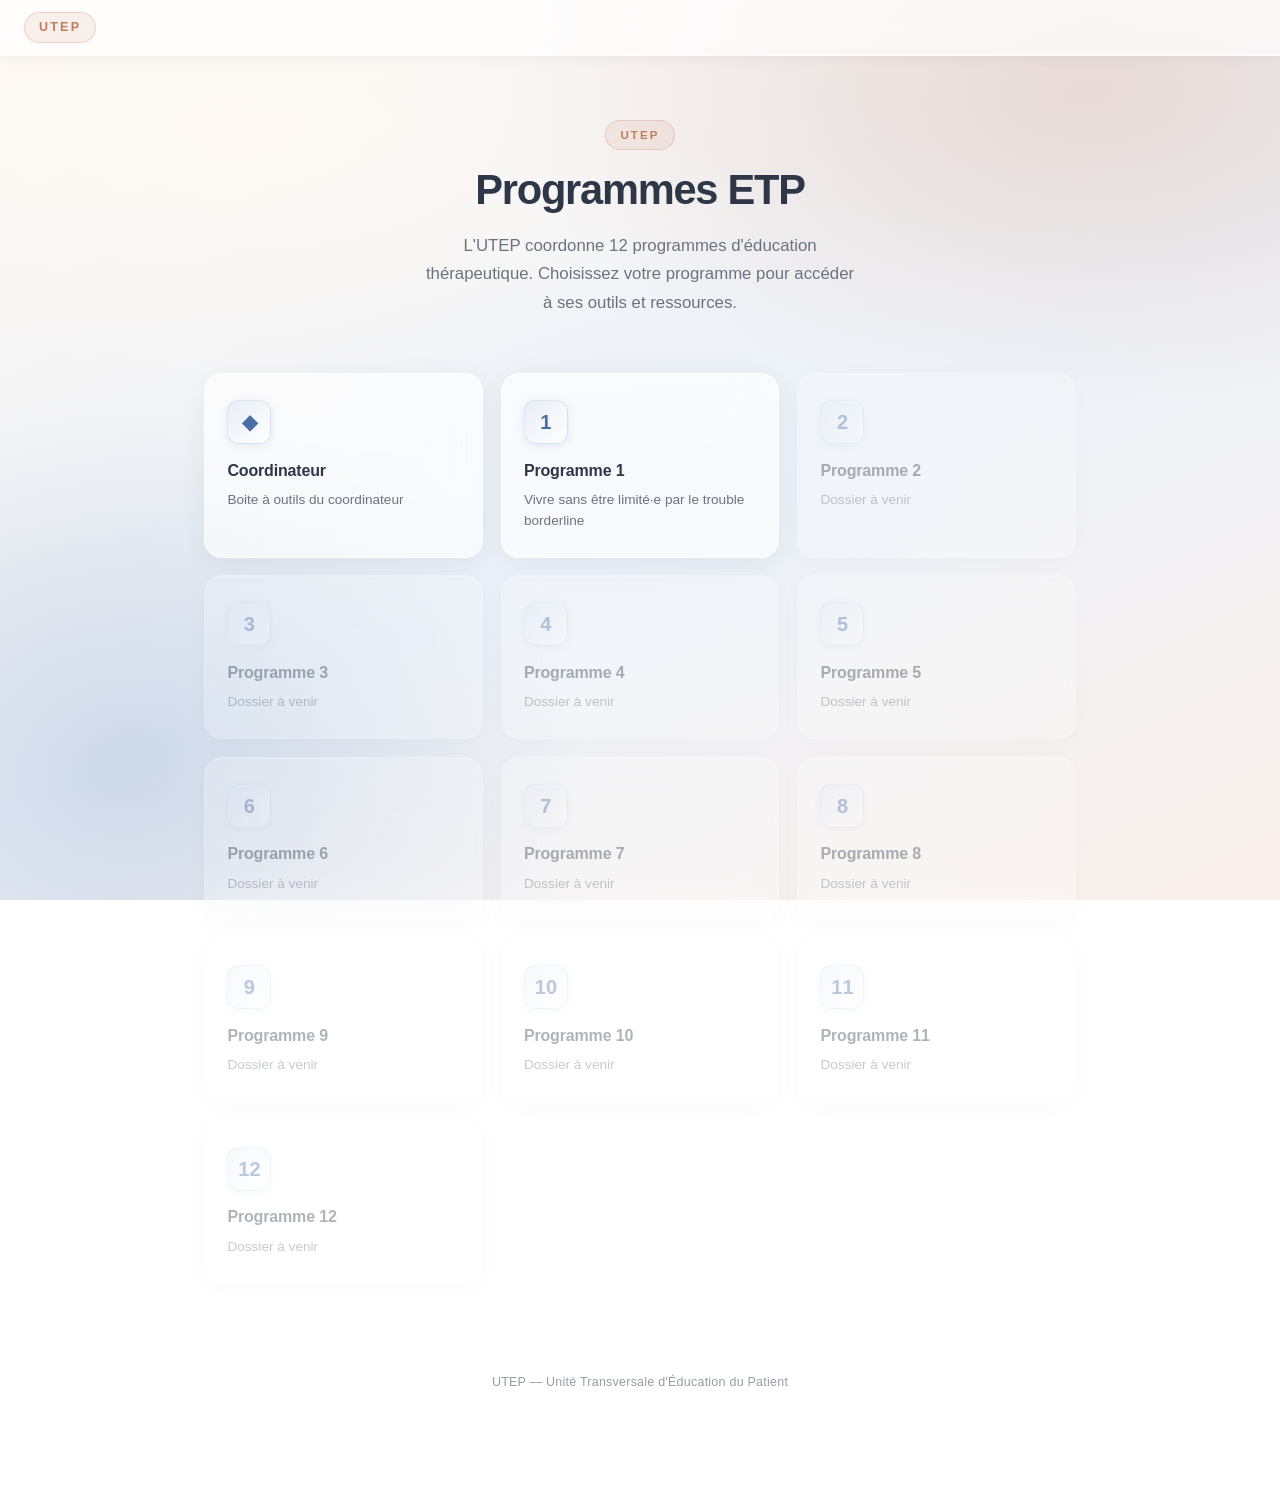
<file: index.html>
<!DOCTYPE html>
<html lang="fr">
<head>
<meta charset="UTF-8">
<meta name="viewport" content="width=device-width, initial-scale=1.0">
<title>Programmes ETP — UTEP</title>
<link rel="stylesheet" href="style.css">
  <link rel="stylesheet" href="navbar.css">
</head>
<body>
  <nav class="site-nav">
    <span class="nav-logo">UTEP</span>
    <div class="nav-actions"></div>
  </nav>
  <div class="container">

    <header>
      <p class="eyebrow">UTEP</p>
      <h1>Programmes ETP</h1>
      <p class="intro">L'UTEP coordonne 12 programmes d'éducation thérapeutique. Choisissez votre programme pour accéder à ses outils et ressources.</p>
    </header>

    <div class="grid">

      <a href="coordinateur.html" class="card">
        <div class="icon">◆</div>
        <h2>Coordinateur</h2>
        <p>Boite à outils du coordinateur</p>
      </a>

      <a href="programme-1.html" class="card">
        <div class="icon">1</div>
        <h2>Programme 1</h2>
        <p>Vivre sans être limité·e par le trouble borderline</p>
      </a>

      <a href="#" class="card disabled">
        <div class="icon">2</div>
        <h2>Programme 2</h2>
        <p>Dossier à venir</p>
      </a>

      <a href="#" class="card disabled">
        <div class="icon">3</div>
        <h2>Programme 3</h2>
        <p>Dossier à venir</p>
      </a>

      <a href="#" class="card disabled">
        <div class="icon">4</div>
        <h2>Programme 4</h2>
        <p>Dossier à venir</p>
      </a>

      <a href="#" class="card disabled">
        <div class="icon">5</div>
        <h2>Programme 5</h2>
        <p>Dossier à venir</p>
      </a>

      <a href="#" class="card disabled">
        <div class="icon">6</div>
        <h2>Programme 6</h2>
        <p>Dossier à venir</p>
      </a>

      <a href="#" class="card disabled">
        <div class="icon">7</div>
        <h2>Programme 7</h2>
        <p>Dossier à venir</p>
      </a>

      <a href="#" class="card disabled">
        <div class="icon">8</div>
        <h2>Programme 8</h2>
        <p>Dossier à venir</p>
      </a>

      <a href="#" class="card disabled">
        <div class="icon">9</div>
        <h2>Programme 9</h2>
        <p>Dossier à venir</p>
      </a>

      <a href="#" class="card disabled">
        <div class="icon">10</div>
        <h2>Programme 10</h2>
        <p>Dossier à venir</p>
      </a>

      <a href="#" class="card disabled">
        <div class="icon">11</div>
        <h2>Programme 11</h2>
        <p>Dossier à venir</p>
      </a>

      <a href="#" class="card disabled">
        <div class="icon">12</div>
        <h2>Programme 12</h2>
        <p>Dossier à venir</p>
      </a>

    </div>

    <footer>
      <p>UTEP — Unité Transversale d'Éducation du Patient</p>
    </footer>

  </div>
</body>
</html>
</file>
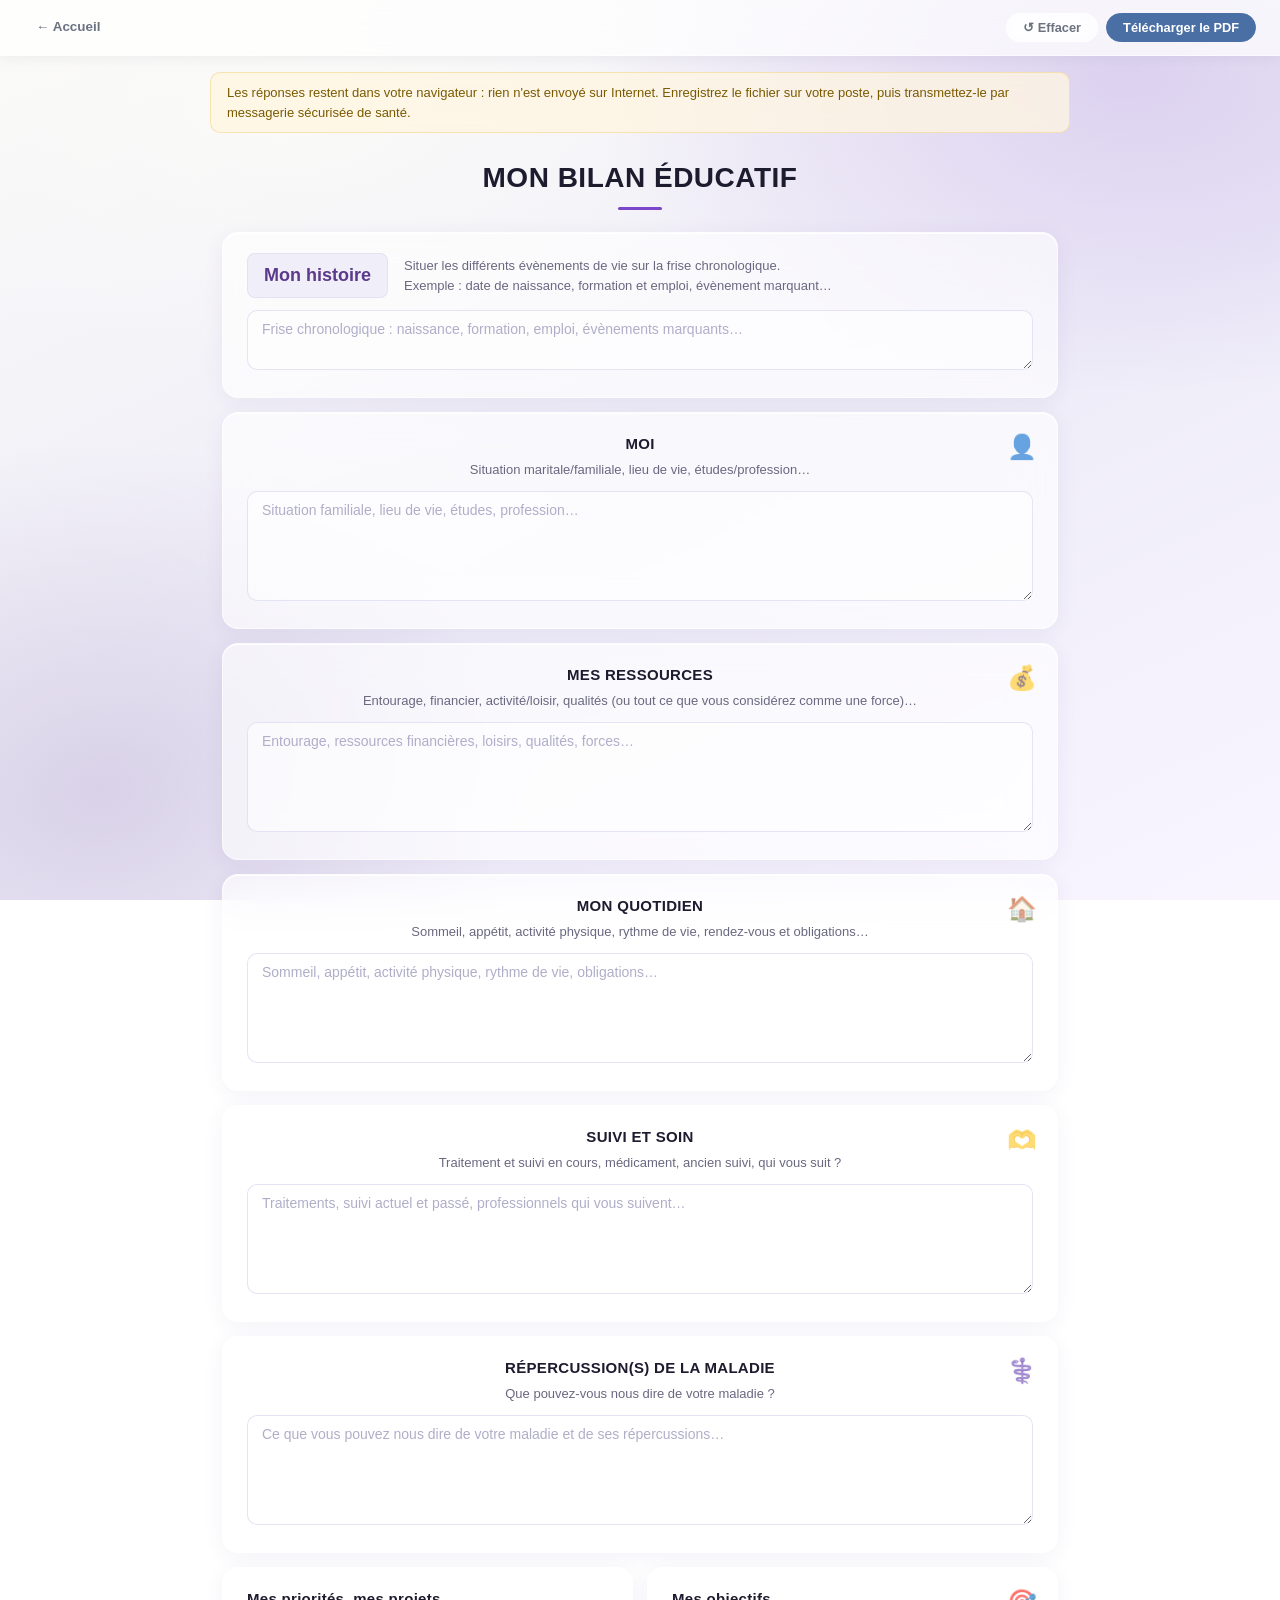
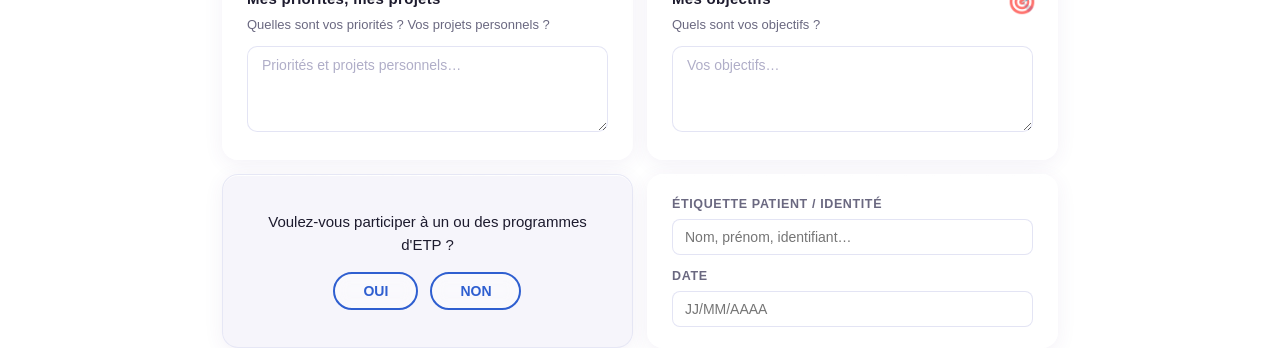
<file: bep.html>
<!DOCTYPE html>
<html lang="fr">
<head>
<meta charset="UTF-8">
<meta name="viewport" content="width=device-width, initial-scale=1.0">
<title>Mon bilan éducatif — UTEP</title>
<link rel="stylesheet" href="bep.css">
  <link rel="stylesheet" href="navbar.css">
</head>
<body>

<nav class="site-nav">
  <a href="index.html" class="nav-back">← Accueil</a>
  <div class="nav-actions">
    <input type="file" id="fichier" accept="application/json" style="display:none" onchange="importer(event)">
    <button class="nav-btn" onclick="reinitialiser()">↺ Effacer</button>
    <button class="nav-btn primary" onclick="exportPDF()">Télécharger le PDF</button>
  </div>
</nav>

<div class="avis">
  Les réponses restent dans votre navigateur : rien n'est envoyé sur Internet. Enregistrez le fichier sur votre poste, puis transmettez-le par messagerie sécurisée de santé.
</div>

<div class="feuille" id="feuille">
  <div class="titre">MON BILAN ÉDUCATIF</div>

  <!-- Mon histoire -->
  <div class="carte frise">
    <div class="frise-tete">
      <span class="frise-tag">Mon histoire</span>
      <span class="frise-cons">Situer les différents évènements de vie sur la frise chronologique.<br>Exemple : date de naissance, formation et emploi, évènement marquant…</span>
    </div>
    <textarea data-cle="histoire" placeholder="Frise chronologique : naissance, formation, emploi, évènements marquants…"></textarea>
  </div>

  <!-- Moi -->
  <div class="carte centre grand">
    <span class="ico">👤</span>
    <h2>MOI</h2>
    <p class="indice">Situation maritale/familiale, lieu de vie, études/profession…</p>
    <textarea data-cle="moi" placeholder="Situation familiale, lieu de vie, études, profession…"></textarea>
  </div>

  <!-- Mes ressources -->
  <div class="carte centre grand">
    <span class="ico">💰</span>
    <h2>MES RESSOURCES</h2>
    <p class="indice">Entourage, financier, activité/loisir, qualités (ou tout ce que vous considérez comme une force)…</p>
    <textarea data-cle="ressources" placeholder="Entourage, ressources financières, loisirs, qualités, forces…"></textarea>
  </div>

  <!-- Mon quotidien -->
  <div class="carte centre grand">
    <span class="ico">🏠</span>
    <h2>MON QUOTIDIEN</h2>
    <p class="indice">Sommeil, appétit, activité physique, rythme de vie, rendez-vous et obligations…</p>
    <textarea data-cle="quotidien" placeholder="Sommeil, appétit, activité physique, rythme de vie, obligations…"></textarea>
  </div>

  <!-- Suivi et soin -->
  <div class="carte centre grand">
    <span class="ico">🫶</span>
    <h2>SUIVI ET SOIN</h2>
    <p class="indice">Traitement et suivi en cours, médicament, ancien suivi, qui vous suit ?</p>
    <textarea data-cle="suivi" placeholder="Traitements, suivi actuel et passé, professionnels qui vous suivent…"></textarea>
  </div>

  <!-- Répercussions -->
  <div class="carte centre grand">
    <span class="ico">⚕️</span>
    <h2>RÉPERCUSSION(S) DE LA MALADIE</h2>
    <p class="indice">Que pouvez-vous nous dire de votre maladie ?</p>
    <textarea data-cle="repercussions" placeholder="Ce que vous pouvez nous dire de votre maladie et de ses répercussions…"></textarea>
  </div>

  <!-- Priorités / objectifs -->
  <div class="duo">
    <div class="carte moyen">
      <h2>Mes priorités, mes projets</h2>
      <p class="indice">Quelles sont vos priorités ? Vos projets personnels ?</p>
      <textarea data-cle="priorites" placeholder="Priorités et projets personnels…"></textarea>
    </div>
    <div class="carte moyen">
      <span class="ico">🎯</span>
      <h2>Mes objectifs</h2>
      <p class="indice">Quels sont vos objectifs ?</p>
      <textarea data-cle="objectifs" placeholder="Vos objectifs…"></textarea>
    </div>
  </div>

  <!-- ETP / étiquette -->
  <div class="duo">
    <div class="carte etp">
      <p>Voulez-vous participer à un ou des programmes d'ETP ?</p>
      <div class="choix">
        <button class="pastille" data-etp="OUI" onclick="choisirETP('OUI')">OUI</button>
        <button class="pastille" data-etp="NON" onclick="choisirETP('NON')">NON</button>
      </div>
    </div>
    <div class="carte etiquette">
      <label>Étiquette patient / identité</label>
      <input type="text" data-cle="patient" placeholder="Nom, prénom, identifiant…">
      <label style="margin-top:12px">Date</label>
      <input type="text" data-cle="date" placeholder="JJ/MM/AAAA">
    </div>
  </div>
</div>

<script src="bep.js"></script>
</body>
</html>
</file>
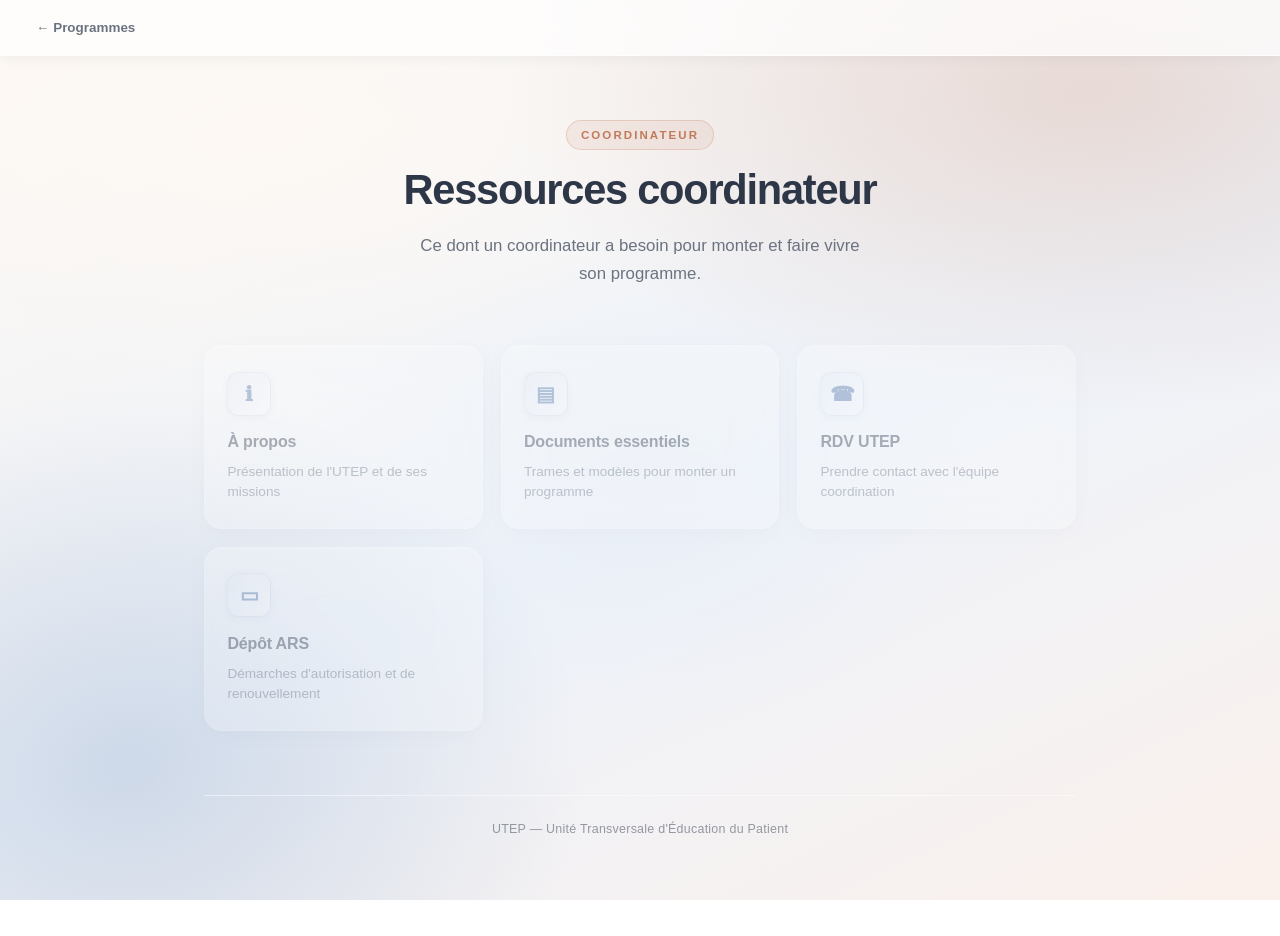
<file: coordinateur.html>
<!DOCTYPE html>
<html lang="fr">
<head>
<meta charset="UTF-8">
<meta name="viewport" content="width=device-width, initial-scale=1.0">
<title>Coordinateur — UTEP</title>
<link rel="stylesheet" href="style.css">
  <link rel="stylesheet" href="navbar.css">
</head>
<body>
  <nav class="site-nav">
    <a href="index.html" class="nav-back">← Programmes</a>
    <div class="nav-actions"></div>
  </nav>
  <div class="container">

    <header>
      <p class="eyebrow">Coordinateur</p>
      <h1>Ressources coordinateur</h1>
      <p class="intro">Ce dont un coordinateur a besoin pour monter et faire vivre son programme.</p>
    </header>

    <div class="grid">

      <a href="#" class="card disabled">
        <div class="icon">ℹ</div>
        <h2>À propos</h2>
        <p>Présentation de l'UTEP et de ses missions</p>
      </a>

      <a href="#" class="card disabled">
        <div class="icon">▤</div>
        <h2>Documents essentiels</h2>
        <p>Trames et modèles pour monter un programme</p>
      </a>

      <a href="#" class="card disabled">
        <div class="icon">☎</div>
        <h2>RDV UTEP</h2>
        <p>Prendre contact avec l'équipe coordination</p>
      </a>

      <a href="#" class="card disabled">
        <div class="icon">▭</div>
        <h2>Dépôt ARS</h2>
        <p>Démarches d'autorisation et de renouvellement</p>
      </a>

    </div>

    <footer>
      <p>UTEP — Unité Transversale d'Éducation du Patient</p>
    </footer>

  </div>
</body>
</html>
</file>
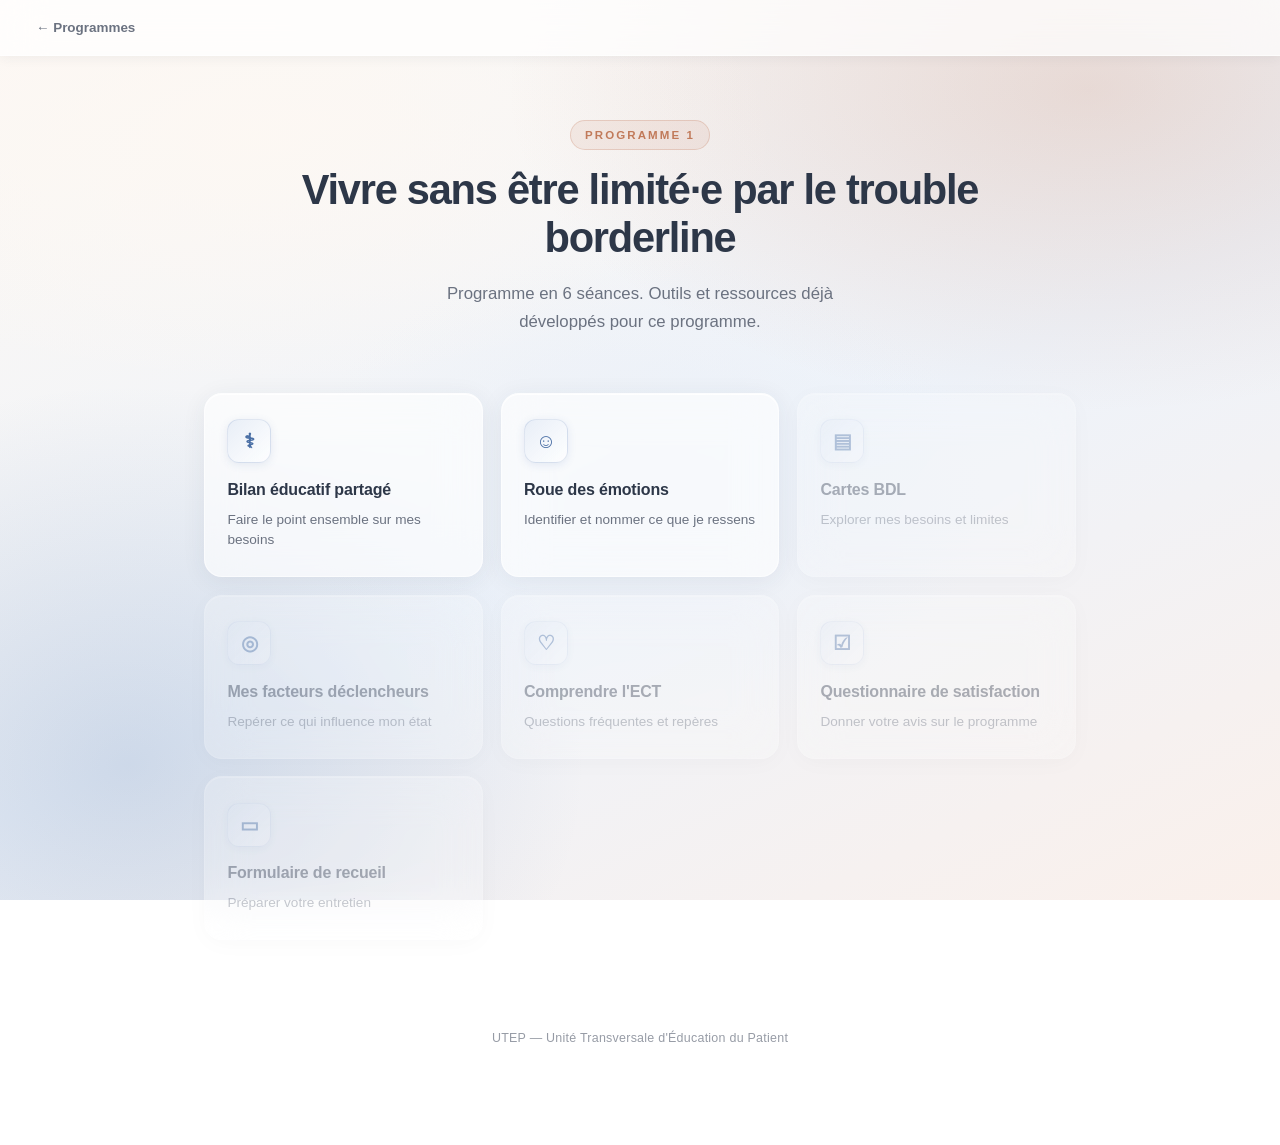
<file: programme-1.html>
<!DOCTYPE html>
<html lang="fr">
<head>
<meta charset="UTF-8">
<meta name="viewport" content="width=device-width, initial-scale=1.0">
<title>Programme 1 — Vivre sans être limité·e par le trouble borderline — UTEP</title>
<link rel="stylesheet" href="style.css">
  <link rel="stylesheet" href="navbar.css">
</head>
<body>
  <nav class="site-nav">
    <a href="index.html" class="nav-back">← Programmes</a>
    <div class="nav-actions"></div>
  </nav>
  <div class="container">

    <header>
      <p class="eyebrow">Programme 1</p>
      <h1>Vivre sans être limité·e par le trouble borderline</h1>
      <p class="intro">Programme en 6 séances. Outils et ressources déjà développés pour ce programme.</p>
    </header>

    <div class="grid">

      <a href="bep.html" class="card">
        <div class="icon">⚕</div>
        <h2>Bilan éducatif partagé</h2>
        <p>Faire le point ensemble sur mes besoins</p>
      </a>

      <a href="roue-des-emotions.html" class="card">
        <div class="icon">☺</div>
        <h2>Roue des émotions</h2>
        <p>Identifier et nommer ce que je ressens</p>
      </a>

      <a href="cartes-bdl.html" class="card disabled">
        <div class="icon">▤</div>
        <h2>Cartes BDL</h2>
        <p>Explorer mes besoins et limites</p>
      </a>

      <a href="facteurs-declencheurs.html" class="card disabled">
        <div class="icon">◎</div>
        <h2>Mes facteurs déclencheurs</h2>
        <p>Repérer ce qui influence mon état</p>
      </a>

      <a href="comprendre-ect.html" class="card disabled">
        <div class="icon">♡</div>
        <h2>Comprendre l'ECT</h2>
        <p>Questions fréquentes et repères</p>
      </a>

      <a href="questionnaire-satisfaction.html" class="card disabled">
        <div class="icon">☑</div>
        <h2>Questionnaire de satisfaction</h2>
        <p>Donner votre avis sur le programme</p>
      </a>

      <a href="formulaire-recueil.html" class="card disabled">
        <div class="icon">▭</div>
        <h2>Formulaire de recueil</h2>
        <p>Préparer votre entretien</p>
      </a>

    </div>

    <footer>
      <p>UTEP — Unité Transversale d'Éducation du Patient</p>
    </footer>

  </div>
</body>
</html>
</file>
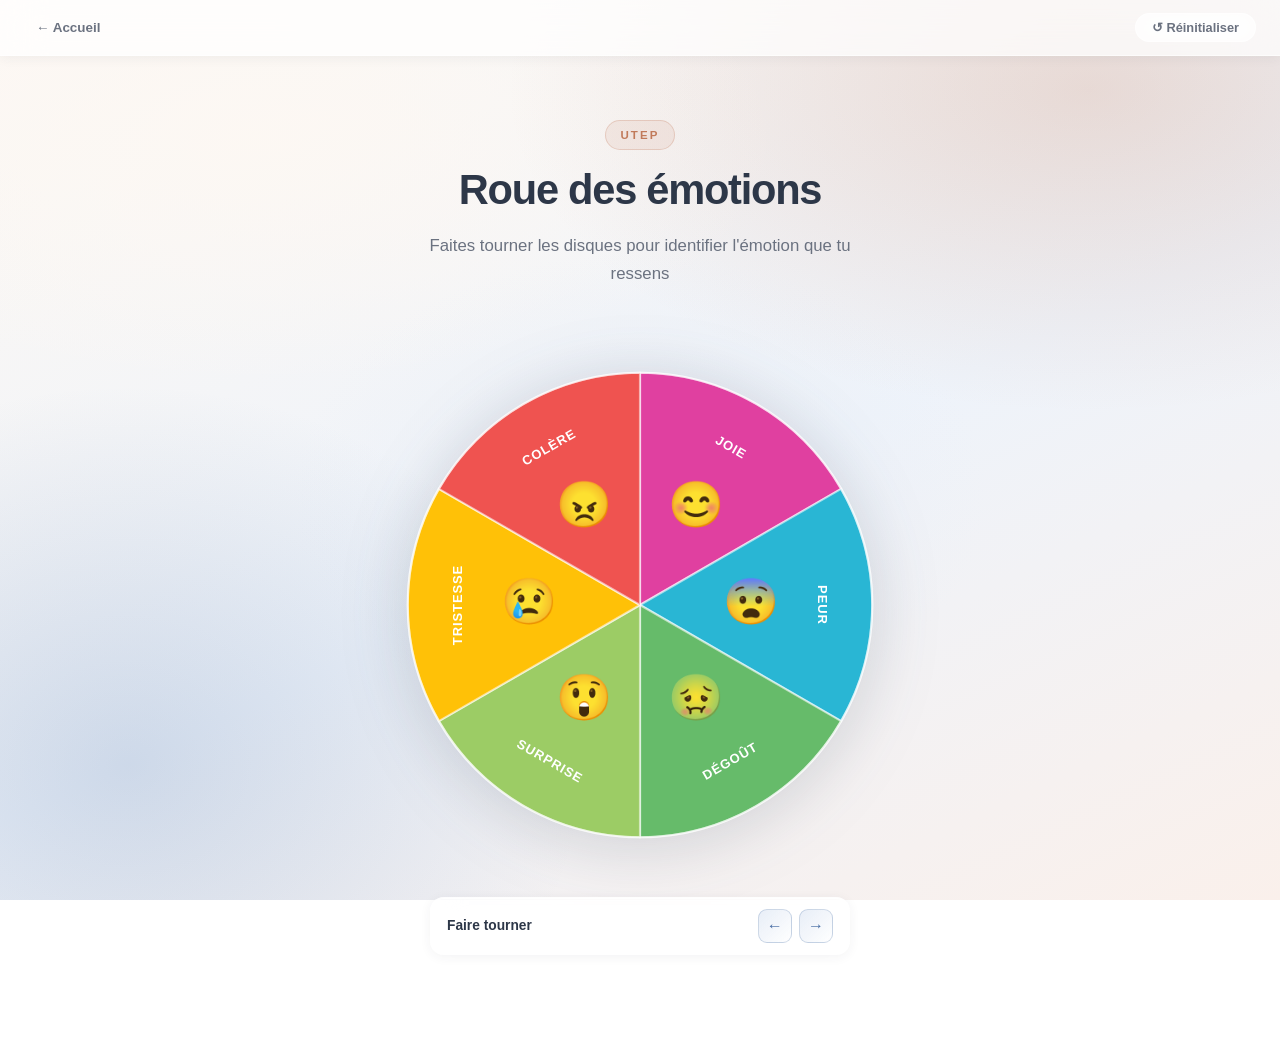
<file: roue-des-emotions.html>
<!DOCTYPE html>
<html lang="fr">
<head>
  <meta charset="UTF-8">
  <meta name="viewport" content="width=device-width, initial-scale=1.0">
  <title>Roue des émotions — UTEP</title>
  <link rel="stylesheet" href="style.css">
  <link rel="stylesheet" href="roue-des-emotions.css">
  <link rel="stylesheet" href="navbar.css">
</head>
<body>
  <nav class="site-nav">
    <a href="index.html" class="nav-back">← Accueil</a>
    <div class="nav-actions">
      <button id="btn-reset" class="nav-btn">↺ Réinitialiser</button>
    </div>
  </nav>
  <div class="container roue-page">

    <header>
      <p class="eyebrow">UTEP</p>
      <h1>Roue des émotions</h1>
      <p class="intro">Faites tourner les disques pour identifier l'émotion que tu ressens</p>
    </header>

    <div class="roue-wrapper">
      <svg id="roue" viewBox="0 0 600 600" xmlns="http://www.w3.org/2000/svg">
        <!-- Built by roue-des-emotions.js -->
      </svg>
    </div>

    <div class="controles">
      <div class="controle-row">
        <span class="controle-label">Faire tourner</span>
        <div class="controle-btns">
          <button class="btn-step" data-dir="-1">←</button>
          <button class="btn-step" data-dir="1">→</button>
        </div>
      </div>
    </div>

  </div>
  <script src="roue-des-emotions.js"></script>
</body>
</html>
</file>
<file: style.css>
/* ============================================================
   UTEP — CH Charles Perrens
   Warm Clinical — Glassmorphism premium
   ============================================================ */

:root {
  --bleu:        #4A6FA5;
  --bleu-clair:  #E8EEF7;
  --terra:       #C17A5A;
  --marine:      #2D3748;
  --gris:        #6B7280;
  --blanc-verre: rgba(255, 255, 255, 0.62);
  --bord-verre:  rgba(255, 255, 255, 0.55);
}

*, *::before, *::after { box-sizing: border-box; }

html { height: 100%; }

body {
  margin: 0;
  min-height: 100%;
  font-family: -apple-system, BlinkMacSystemFont, "Segoe UI", Roboto, Helvetica, Arial, sans-serif;
  color: var(--marine);
  line-height: 1.6;

  /* Fond dégradé avec orbes colorés flottants */
  background:
    radial-gradient(ellipse 70% 55% at 85% 10%,  rgba(193, 122,  90, .22) 0%, transparent 65%),
    radial-gradient(ellipse 55% 65% at 10% 85%,  rgba( 74, 111, 165, .20) 0%, transparent 65%),
    radial-gradient(ellipse 45% 45% at 50% 55%,  rgba(232, 238, 247, .70) 0%, transparent 60%),
    radial-gradient(ellipse 60% 40% at 20% 15%,  rgba(253, 248, 243, .90) 0%, transparent 70%),
    linear-gradient(155deg, #FDF8F3 0%, #EEF3FA 55%, #FAF0EB 100%);
  background-attachment: fixed;
}

/* ── Conteneur ── */
.container {
  max-width: 920px;
  margin: 0 auto;
  padding: 4rem 1.5rem 6rem;
}

/* ── En-tête ── */
header {
  text-align: center;
  margin-bottom: 3.5rem;
}

header p.eyebrow {
  display: inline-block;
  font-size: 0.72rem;
  font-weight: 800;
  color: var(--terra);
  margin: 0 0 1rem;
  text-transform: uppercase;
  letter-spacing: 0.18em;
  background: rgba(193, 122, 90, .1);
  padding: 5px 14px;
  border-radius: 999px;
  border: 1px solid rgba(193, 122, 90, .25);
}

header h1 {
  font-size: 2.6rem;
  font-weight: 800;
  margin: 0 0 1.1rem;
  color: var(--marine);
  letter-spacing: -.03em;
  line-height: 1.15;
}

header p.intro {
  font-size: 1.05rem;
  color: var(--gris);
  max-width: 440px;
  margin: 0 auto;
  line-height: 1.7;
}

/* ── Grille de cartes ── */
.grid {
  display: grid;
  grid-template-columns: repeat(auto-fit, minmax(240px, 1fr));
  gap: 1.1rem;
}

/* ── Carte glassmorphism ── */
.card {
  background: var(--blanc-verre);
  backdrop-filter: blur(22px);
  -webkit-backdrop-filter: blur(22px);
  border: 1px solid var(--bord-verre);
  border-radius: 18px;
  padding: 1.6rem 1.4rem;
  text-decoration: none;
  color: inherit;
  display: flex;
  flex-direction: column;
  gap: 0.45rem;
  position: relative;
  overflow: hidden;

  box-shadow:
    0 4px 24px rgba(45, 55, 72, .07),
    0 1px 0px rgba(255,255,255,.9) inset;

  transition:
    transform 0.22s cubic-bezier(.34,1.56,.64,1),
    box-shadow 0.22s ease,
    border-color 0.2s ease;
}

/* Reflet lumineux en haut à gauche */
.card::before {
  content: '';
  position: absolute;
  top: 0; left: 0; right: 0;
  height: 1px;
  background: linear-gradient(90deg, transparent 0%, rgba(255,255,255,.9) 40%, transparent 100%);
  border-radius: 18px 18px 0 0;
}

.card:hover {
  transform: translateY(-5px) scale(1.01);
  border-color: rgba(74, 111, 165, .4);
  box-shadow:
    0 16px 40px rgba(74, 111, 165, .15),
    0 4px 12px rgba(45, 55, 72, .08),
    0 1px 0px rgba(255,255,255,.9) inset;
}

/* Icône */
.card .icon {
  width: 44px;
  height: 44px;
  border-radius: 12px;
  background: linear-gradient(135deg, var(--bleu-clair) 0%, rgba(255,255,255,.8) 100%);
  color: var(--bleu);
  display: flex;
  align-items: center;
  justify-content: center;
  font-size: 1.25rem;
  font-weight: 800;
  margin-bottom: 0.4rem;
  border: 1px solid rgba(74, 111, 165, .15);
  transition: background 0.2s, color 0.2s, transform 0.2s;
  box-shadow: 0 2px 8px rgba(74, 111, 165, .12);
}

.card:hover .icon {
  background: linear-gradient(135deg, var(--bleu) 0%, #3a5a8a 100%);
  color: #fff;
  transform: scale(1.08);
  box-shadow: 0 4px 14px rgba(74, 111, 165, .35);
}

.card h2 {
  font-size: 1rem;
  font-weight: 700;
  margin: 0;
  color: var(--marine);
  letter-spacing: -.01em;
}

.card p {
  font-size: 0.85rem;
  color: var(--gris);
  margin: 0;
  line-height: 1.5;
}

/* Petite flèche discrète au hover */
.card::after {
  content: '→';
  position: absolute;
  bottom: 1.2rem;
  right: 1.2rem;
  font-size: 0.85rem;
  color: var(--bleu);
  opacity: 0;
  transform: translateX(-6px);
  transition: opacity 0.2s, transform 0.2s;
}
.card:hover::after {
  opacity: 1;
  transform: translateX(0);
}

/* ── Pied de page ── */
footer {
  text-align: center;
  margin-top: 4rem;
  padding-top: 1.5rem;
  border-top: 1px solid rgba(255,255,255,.5);
}

footer p {
  font-size: 0.78rem;
  color: var(--gris);
  margin: 0;
  letter-spacing: .02em;
  opacity: .7;
}

/* ── Carte coordinateur (sous-liste) ── */
.card-sublist {
  list-style: none;
  margin: 0.2rem 0 0;
  padding: 0;
  display: flex;
  flex-direction: column;
  gap: 0.3rem;
}

.card-sublist li {
  font-size: 0.85rem;
  color: var(--gris);
  padding-left: 0.9rem;
  position: relative;
}

.card-sublist li::before {
  content: '';
  position: absolute;
  left: 0;
  top: 0.55em;
  width: 4px;
  height: 4px;
  border-radius: 50%;
  background: var(--gris);
  opacity: 0.5;
}

/* ── Carte désactivée ── */
.card.disabled {
  opacity: 0.38;
  cursor: default;
  pointer-events: none;
}
.card.disabled::after { display: none; }

/* ── Responsive ── */
@media (max-width: 600px) {
  .container { padding: 2.5rem 1rem 4rem; }
  header h1  { font-size: 2rem; }
  .grid      { grid-template-columns: 1fr 1fr; gap: 0.8rem; }
  .card      { padding: 1.2rem 1rem; border-radius: 14px; }
}

@media (max-width: 400px) {
  .grid { grid-template-columns: 1fr; }
}
</file>
<file: navbar.css>
/* ── Navbar UTEP — partagée sur toutes les pages ── */

.site-nav {
  position: sticky;
  top: 0;
  z-index: 100;
  display: flex;
  align-items: center;
  justify-content: space-between;
  padding: 0 1.5rem;
  height: 56px;
  background: rgba(255, 255, 255, 0.72);
  backdrop-filter: blur(20px);
  -webkit-backdrop-filter: blur(20px);
  border-bottom: 1px solid rgba(255, 255, 255, 0.55);
  box-shadow: 0 1px 12px rgba(45, 55, 72, .07);
}

.nav-logo {
  font-size: 0.78rem;
  font-weight: 800;
  letter-spacing: 0.18em;
  text-transform: uppercase;
  color: #C17A5A;
  text-decoration: none;
  background: rgba(193, 122, 90, .10);
  border: 1px solid rgba(193, 122, 90, .25);
  border-radius: 999px;
  padding: 5px 14px;
  transition: background 0.15s, border-color 0.15s;
}
.nav-logo:hover {
  background: rgba(193, 122, 90, .18);
  border-color: rgba(193, 122, 90, .45);
}

.nav-back {
  display: flex;
  align-items: center;
  gap: 0.4rem;
  font-size: 0.84rem;
  font-weight: 600;
  color: #6B7280;
  text-decoration: none;
  padding: 6px 12px;
  border-radius: 10px;
  transition: background 0.15s, color 0.15s;
}
.nav-back:hover {
  background: rgba(45, 55, 72, .07);
  color: #2D3748;
}

.nav-actions {
  display: flex;
  align-items: center;
  gap: 0.5rem;
}

/* Boutons d'action dans la navbar */
.nav-btn {
  background: rgba(255, 255, 255, 0.62);
  backdrop-filter: blur(12px);
  -webkit-backdrop-filter: blur(12px);
  border: 1px solid rgba(255, 255, 255, 0.55);
  border-radius: 999px;
  padding: 6px 16px;
  font-size: 0.80rem;
  font-weight: 600;
  color: #6B7280;
  cursor: pointer;
  font-family: inherit;
  transition: color 0.15s, border-color 0.15s, background 0.15s;
}
.nav-btn:hover {
  color: #2D3748;
  border-color: rgba(74, 111, 165, .35);
  background: rgba(255, 255, 255, 0.85);
}
.nav-btn.primary {
  background: #4A6FA5;
  color: #fff;
  border-color: #4A6FA5;
}
.nav-btn.primary:hover {
  background: #3a5a8a;
  border-color: #3a5a8a;
  color: #fff;
}

@media (max-width: 500px) {
  .site-nav { padding: 0 1rem; }
  .nav-btn  { padding: 5px 10px; font-size: 0.75rem; }
}
</file>
<file: bep.css>
/* ============================================================
   UTEP — CH Charles Perrens
   Bilan Éducatif Partagé — couleurs d'origine + glassmorphism
   ============================================================ */

:root {
  --lavande:       #eeecf8;
  --violet:        #5b3a8c;
  --violet-vif:    #7b46c9;
  --encre:         #1d1b2e;
  --gris:          #6a6880;
  --bord:          #d8d9ef;
  --bleu:          #2f5fd0;
  --rayon:         16px;
  --blanc-verre:   rgba(255, 255, 255, 0.62);
  --bord-verre:    rgba(255, 255, 255, 0.55);
}

/* ── Reset ── */
*, *::before, *::after { box-sizing: border-box; }

html { height: 100%; }

body {
  margin: 0;
  min-height: 100%;
  font-family: -apple-system, BlinkMacSystemFont, "Segoe UI", Roboto, Helvetica, Arial, sans-serif;
  color: var(--encre);
  line-height: 1.5;

  /* Orbes violet / lavande flottants */
  background:
    radial-gradient(ellipse 65% 55% at 88% 8%,  rgba(123, 70, 201, .18) 0%, transparent 65%),
    radial-gradient(ellipse 50% 60% at 8%  88%,  rgba( 91, 58, 140, .15) 0%, transparent 65%),
    radial-gradient(ellipse 45% 45% at 50% 52%,  rgba(238, 236, 248, .75) 0%, transparent 60%),
    radial-gradient(ellipse 55% 40% at 22% 12%,  rgba(250, 250, 248, .90) 0%, transparent 70%),
    linear-gradient(155deg, #FAFAF8 0%, #EEEcF8 55%, #F8F5FF 100%);
  background-attachment: fixed;
}


/* ── Boutons ── */
.bouton {
  border: 0;
  border-radius: 999px;
  padding: 9px 20px;
  font-size: 13.5px;
  font-weight: 600;
  cursor: pointer;
  font-family: inherit;
  transition: transform .08s, box-shadow .15s, filter .15s;
}
.bouton:active { transform: translateY(1px); }

.b-pdf {
  background: var(--violet-vif);
  color: #fff;
  box-shadow: 0 2px 10px rgba(123, 70, 201, .35);
}
.b-pdf:hover { filter: brightness(1.1); box-shadow: 0 4px 16px rgba(123, 70, 201, .45); }

.b-reset {
  background: var(--blanc-verre);
  color: var(--gris);
  border: 1.5px solid var(--bord-verre);
  margin-left: auto;
  backdrop-filter: blur(8px);
}
.b-reset:hover { border-color: var(--violet); color: var(--violet); }

/* ── Avis confidentialité ── */
.avis {
  max-width: 860px;
  margin: 16px auto 0;
  padding: 10px 16px;
  border-radius: 10px;
  background: rgba(255, 246, 224, .75);
  backdrop-filter: blur(8px);
  border: 1px solid rgba(240, 210, 122, .5);
  color: #7a5a00;
  font-size: 13px;
}

/* ── Feuille principale ── */
.feuille {
  max-width: 860px;
  margin: 20px auto 50px;
  display: flex;
  flex-direction: column;
  gap: 14px;
  padding: 0 12px;
}

.titre {
  text-align: center;
  font-size: 28px;
  font-weight: 800;
  color: var(--encre);
  letter-spacing: .5px;
  margin: 4px 0 8px;
}
.titre::after {
  content: '';
  display: block;
  width: 44px;
  height: 3px;
  background: var(--violet-vif);
  border-radius: 99px;
  margin: 8px auto 0;
}

/* ── Frise chronologique ── */
.frise-tete {
  display: flex;
  align-items: center;
  gap: 16px;
  margin-bottom: 12px;
}
.frise-tag {
  background: rgba(238, 236, 248, .85);
  color: var(--violet);
  font-weight: 800;
  font-size: 18px;
  padding: 8px 16px;
  border-radius: 8px;
  white-space: nowrap;
  border: 1.5px solid rgba(216, 217, 239, .6);
}
.frise-cons { font-size: 13px; color: var(--gris); line-height: 1.5; }

/* ── Carte (glassmorphism) ── */
.carte {
  background: var(--blanc-verre);
  backdrop-filter: blur(20px);
  -webkit-backdrop-filter: blur(20px);
  border: 1px solid var(--bord-verre);
  border-radius: var(--rayon);
  padding: 20px 24px;
  position: relative;
  overflow: hidden;
  box-shadow:
    0 4px 20px rgba(91, 58, 140, .07),
    0 1px 0 rgba(255,255,255,.9) inset;
  transition: box-shadow .2s, transform .2s;
}
.carte::before {
  content: '';
  position: absolute;
  top: 0; left: 0; right: 0;
  height: 1px;
  background: linear-gradient(90deg, transparent 0%, rgba(255,255,255,.9) 40%, transparent 100%);
}

.carte.centre { text-align: center; }

.carte h2 {
  margin: 0 0 4px;
  font-size: 15px;
  font-weight: 700;
  letter-spacing: .3px;
  color: var(--encre);
}
.carte .indice {
  margin: 0 0 12px;
  font-size: 13px;
  color: var(--gris);
}

.ico {
  position: absolute;
  top: 16px;
  right: 20px;
  font-size: 24px;
  opacity: .65;
}

/* ── Champs de saisie ── */
textarea {
  width: 100%;
  border: 1.5px solid rgba(216, 217, 239, .7);
  border-radius: 10px;
  padding: 10px 14px;
  font-family: inherit;
  font-size: 14px;
  resize: vertical;
  background: rgba(255, 255, 255, .55);
  color: var(--encre);
  transition: border-color .15s, box-shadow .15s, background .15s;
}
textarea:focus {
  outline: none;
  border-color: var(--violet-vif);
  box-shadow: 0 0 0 3px rgba(123, 70, 201, .12);
  background: rgba(255, 255, 255, .85);
}
textarea::placeholder { color: #b0aec8; }

.frise textarea { min-height: 60px; }
.grand  textarea { min-height: 110px; }
.moyen  textarea { min-height: 86px; }

/* ── Grilles ── */
.duo {
  display: grid;
  grid-template-columns: 1fr 1fr;
  gap: 14px;
}

/* ── Étiquette ── */
.etiquette label {
  display: block;
  font-size: 12.5px;
  font-weight: 600;
  color: var(--gris);
  text-transform: uppercase;
  letter-spacing: .05em;
  margin-bottom: 5px;
}
.etiquette input[type=text] {
  width: 100%;
  border: 1.5px solid rgba(216, 217, 239, .7);
  border-radius: 8px;
  padding: 9px 12px;
  font-family: inherit;
  font-size: 14px;
  background: rgba(255, 255, 255, .55);
  color: var(--encre);
  transition: border-color .15s, box-shadow .15s;
}
.etiquette input[type=text]:focus {
  outline: none;
  border-color: var(--violet-vif);
  box-shadow: 0 0 0 3px rgba(123, 70, 201, .12);
}

/* ── Bloc ETP ── */
.etp {
  display: flex;
  flex-direction: column;
  justify-content: center;
  align-items: center;
  gap: 16px;
  background: rgba(238, 236, 248, .5);
  border-color: rgba(216, 217, 239, .5);
}
.etp p {
  margin: 0;
  text-align: center;
  font-size: 15px;
  font-weight: 500;
}

.choix { display: flex; gap: 12px; }
.pastille {
  border: 2px solid var(--bleu);
  background: rgba(255, 255, 255, .6);
  color: var(--bleu);
  border-radius: 999px;
  padding: 9px 28px;
  font-weight: 700;
  font-size: 14px;
  cursor: pointer;
  transition: all .15s;
  backdrop-filter: blur(8px);
}
.pastille:hover { background: rgba(47, 95, 208, .08); }
.pastille.on {
  background: var(--bleu);
  color: #fff;
  box-shadow: 0 2px 10px rgba(47, 95, 208, .35);
}

/* ── Mode PDF ── */
.pdf-mode textarea { border-color: #ccc; }

/* ── Impression / export PDF ── */
@media print {
  @page { size: A4 portrait; margin: 12mm 10mm; }

  .site-nav,
  .avis       { display: none !important; }

  body {
    background: #FAFAF8 !important;
    -webkit-print-color-adjust: exact;
    print-color-adjust: exact;
  }

  .feuille {
    max-width: 100% !important;
    width: 100% !important;
    margin: 0 !important;
    padding: 0 !important;
    gap: 10px !important;
  }

  .carte {
    background: #fff !important;
    backdrop-filter: none !important;
    box-shadow: none !important;
    border: 1px solid #d8d9ef !important;
    break-inside: avoid;
  }
  .carte::before { display: none; }
  .duo { break-inside: avoid; }

  textarea,
  .impression-bloc {
    border: 1px solid #ccc !important;
    background: #fbfbff !important;
    color: #1d1b2e !important;
    -webkit-print-color-adjust: exact;
    print-color-adjust: exact;
  }

  * {
    -webkit-print-color-adjust: exact !important;
    print-color-adjust: exact !important;
  }
}

/* ── Responsive ── */
@media (max-width: 640px) {
  .duo        { grid-template-columns: 1fr; }
  .titre      { font-size: 22px; }
  .frise-tag  { font-size: 15px; }
  .feuille    { margin: 14px auto 28px; }
  .site-nav   { padding: 0 14px; }
}
</file>
<file: roue-des-emotions.css>
/* ── Roue des émotions ── */
.roue-page { max-width: 680px; }

/* ── SVG wrapper ── */
.roue-wrapper {
  display: flex;
  justify-content: center;
  margin: 1.5rem 0 2rem;
}

#roue {
  width: 100%;
  max-width: 520px;
  cursor: grab;
  filter: drop-shadow(0 8px 32px rgba(45,55,72,.18));
  touch-action: none;
  user-select: none;
}
#roue:active { cursor: grabbing; }

.ring {
  transition: transform 0.28s cubic-bezier(.34,1.56,.64,1);
}
.ring.dragging { transition: none; }

/* ── Controls ── */
.controles {
  display: flex;
  flex-direction: column;
  gap: 0.65rem;
  max-width: 420px;
  margin: 0 auto;
}

.controle-row {
  display: flex;
  align-items: center;
  justify-content: space-between;
  background: var(--blanc-verre);
  backdrop-filter: blur(16px);
  -webkit-backdrop-filter: blur(16px);
  border: 1px solid var(--bord-verre);
  border-radius: 14px;
  padding: 0.7rem 1rem;
  box-shadow: 0 2px 12px rgba(45,55,72,.06), 0 1px 0 rgba(255,255,255,.9) inset;
}

.controle-label {
  font-size: 0.86rem;
  font-weight: 600;
  color: var(--marine);
}

.controle-btns { display: flex; gap: 0.45rem; }

.btn-step {
  width: 34px;
  height: 34px;
  border-radius: 9px;
  border: 1px solid rgba(74,111,165,.25);
  background: linear-gradient(135deg, var(--bleu-clair) 0%, rgba(255,255,255,.8) 100%);
  color: var(--bleu);
  font-size: 1rem;
  font-weight: 700;
  cursor: pointer;
  transition: background 0.18s, color 0.18s, box-shadow 0.18s, transform 0.1s;
  display: flex;
  align-items: center;
  justify-content: center;
  line-height: 1;
}
.btn-step:hover {
  background: linear-gradient(135deg, var(--bleu) 0%, #3a5a8a 100%);
  color: #fff;
  box-shadow: 0 4px 12px rgba(74,111,165,.3);
}
.btn-step:active { transform: scale(0.9); }

/* ── Responsive ── */
@media (max-width: 600px) {
  .controles { max-width: 100%; }
  .controle-label { font-size: 0.80rem; }
  .btn-step { width: 30px; height: 30px; font-size: 0.9rem; }
}
</file>
